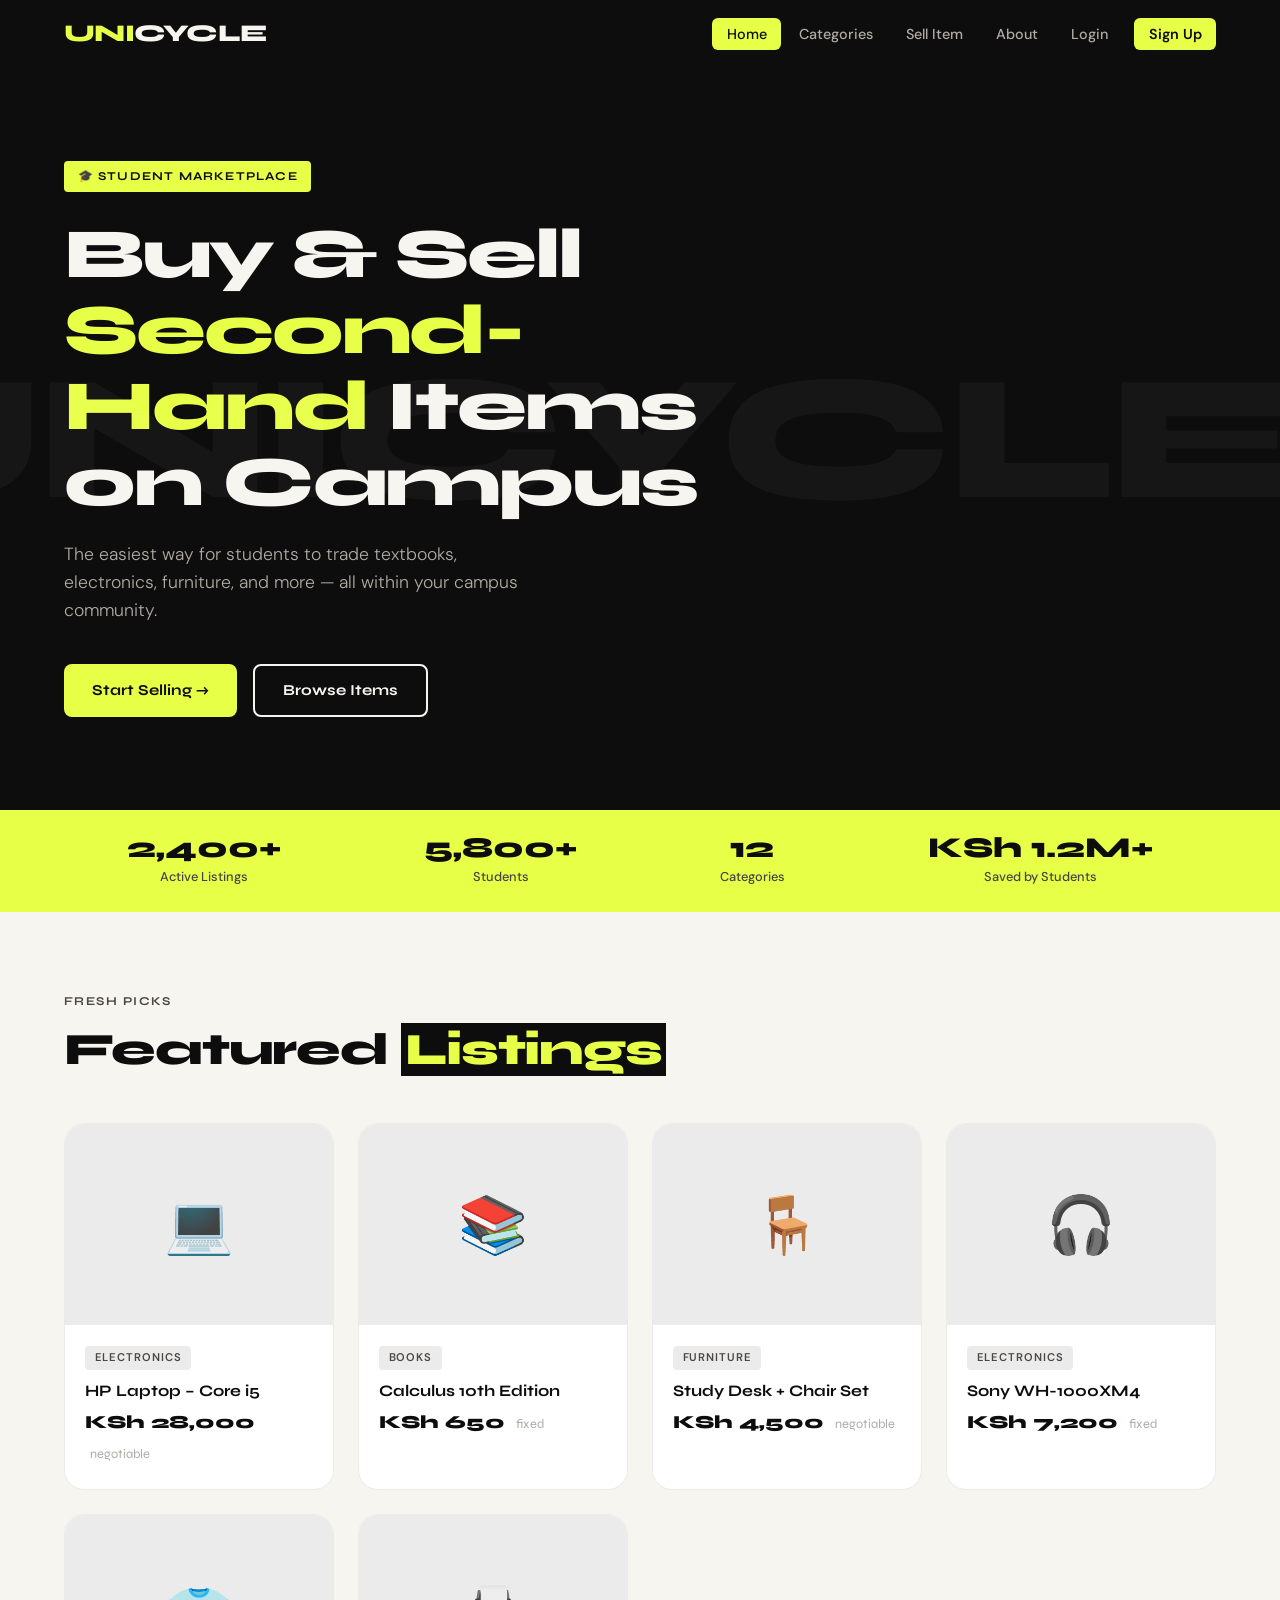
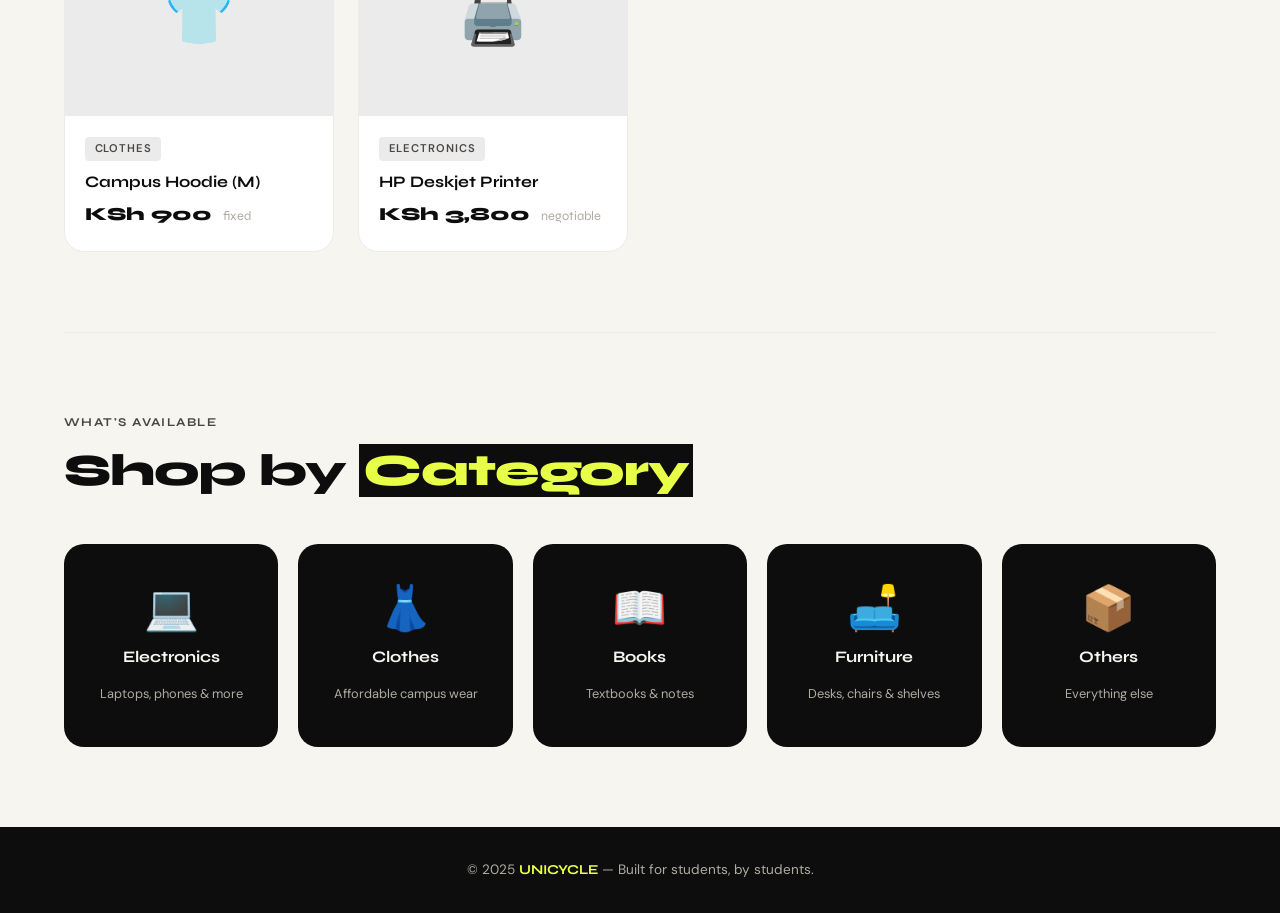
<file: index.html>
<!DOCTYPE html>
<html lang="en">
<head>
  <meta charset="UTF-8" />
  <meta name="viewport" content="width=device-width, initial-scale=1.0" />
  <title>UNICYCLE – Campus Marketplace</title>
  <link rel="stylesheet" href="style.css" />
</head>
<body>

  <!-- NAVBAR -->
  <nav>
    <a class="nav-logo" href="index.html">UNI<span>CYCLE</span></a>
    <ul class="nav-links">
      <li><a href="index.html" class="active">Home</a></li>
      <li><a href="categories.html">Categories</a></li>
      <li><a href="sell.html">Sell Item</a></li>
      <li><a href="about.html">About</a></li>
      <li><a href="login.html">Login</a></li>
      <li><a href="signup.html" class="btn-nav">Sign Up</a></li>
    </ul>
  </nav>

  <!-- HERO -->
  <section class="hero">
    <div class="hero-inner">
      <div class="hero-tag">🎓 Student Marketplace</div>
      <h1>Buy &amp; Sell <em>Second-Hand</em> Items on Campus</h1>
      <p>The easiest way for students to trade textbooks, electronics, furniture, and more — all within your campus community.</p>
      <div class="hero-cta">
        <a href="sell.html" class="btn btn-primary">Start Selling →</a>
        <a href="categories.html" class="btn btn-outline">Browse Items</a>
      </div>
    </div>
  </section>

  <!-- STATS BAR -->
  <div class="stats-bar">
    <div class="stat"><strong>2,400+</strong><span>Active Listings</span></div>
    <div class="stat"><strong>5,800+</strong><span>Students</span></div>
    <div class="stat"><strong>12</strong><span>Categories</span></div>
    <div class="stat"><strong>KSh 1.2M+</strong><span>Saved by Students</span></div>
  </div>

  <!-- FEATURED ITEMS -->
  <section class="section">
    <div class="section-label">Fresh Picks</div>
    <h2 class="section-title">Featured <span>Listings</span></h2>
    <div class="items-grid">

      <div class="item-card">
        <div class="item-card-img">💻</div>
        <div class="item-card-body">
          <span class="item-badge">Electronics</span>
          <h3>HP Laptop – Core i5</h3>
          <div class="price">KSh 28,000 <span>negotiable</span></div>
        </div>
      </div>

      <div class="item-card">
        <div class="item-card-img">📚</div>
        <div class="item-card-body">
          <span class="item-badge">Books</span>
          <h3>Calculus 10th Edition</h3>
          <div class="price">KSh 650 <span>fixed</span></div>
        </div>
      </div>

      <div class="item-card">
        <div class="item-card-img">🪑</div>
        <div class="item-card-body">
          <span class="item-badge">Furniture</span>
          <h3>Study Desk + Chair Set</h3>
          <div class="price">KSh 4,500 <span>negotiable</span></div>
        </div>
      </div>

      <div class="item-card">
        <div class="item-card-img">🎧</div>
        <div class="item-card-body">
          <span class="item-badge">Electronics</span>
          <h3>Sony WH-1000XM4</h3>
          <div class="price">KSh 7,200 <span>fixed</span></div>
        </div>
      </div>

      <div class="item-card">
        <div class="item-card-img">👕</div>
        <div class="item-card-body">
          <span class="item-badge">Clothes</span>
          <h3>Campus Hoodie (M)</h3>
          <div class="price">KSh 900 <span>fixed</span></div>
        </div>
      </div>

      <div class="item-card">
        <div class="item-card-img">🖨️</div>
        <div class="item-card-body">
          <span class="item-badge">Electronics</span>
          <h3>HP Deskjet Printer</h3>
          <div class="price">KSh 3,800 <span>negotiable</span></div>
        </div>
      </div>

    </div>
  </section>

  <div class="divider"></div>

  <!-- CATEGORIES PROMO -->
  <section class="section">
    <div class="section-label">What's Available</div>
    <h2 class="section-title">Shop by <span>Category</span></h2>
    <div class="cat-grid">
      <a class="cat-card" href="categories.html">
        <div class="cat-icon">💻</div>
        <h3>Electronics</h3>
        <p>Laptops, phones &amp; more</p>
      </a>
      <a class="cat-card" href="categories.html">
        <div class="cat-icon">👗</div>
        <h3>Clothes</h3>
        <p>Affordable campus wear</p>
      </a>
      <a class="cat-card" href="categories.html">
        <div class="cat-icon">📖</div>
        <h3>Books</h3>
        <p>Textbooks &amp; notes</p>
      </a>
      <a class="cat-card" href="categories.html">
        <div class="cat-icon">🛋️</div>
        <h3>Furniture</h3>
        <p>Desks, chairs &amp; shelves</p>
      </a>
      <a class="cat-card" href="categories.html">
        <div class="cat-icon">📦</div>
        <h3>Others</h3>
        <p>Everything else</p>
      </a>
    </div>
  </section>

  <!-- FOOTER -->
  <footer>
    <p>© 2025 <strong>UNICYCLE</strong> — Built for students, by students.</p>
  </footer>

</body>
</html>
</file>
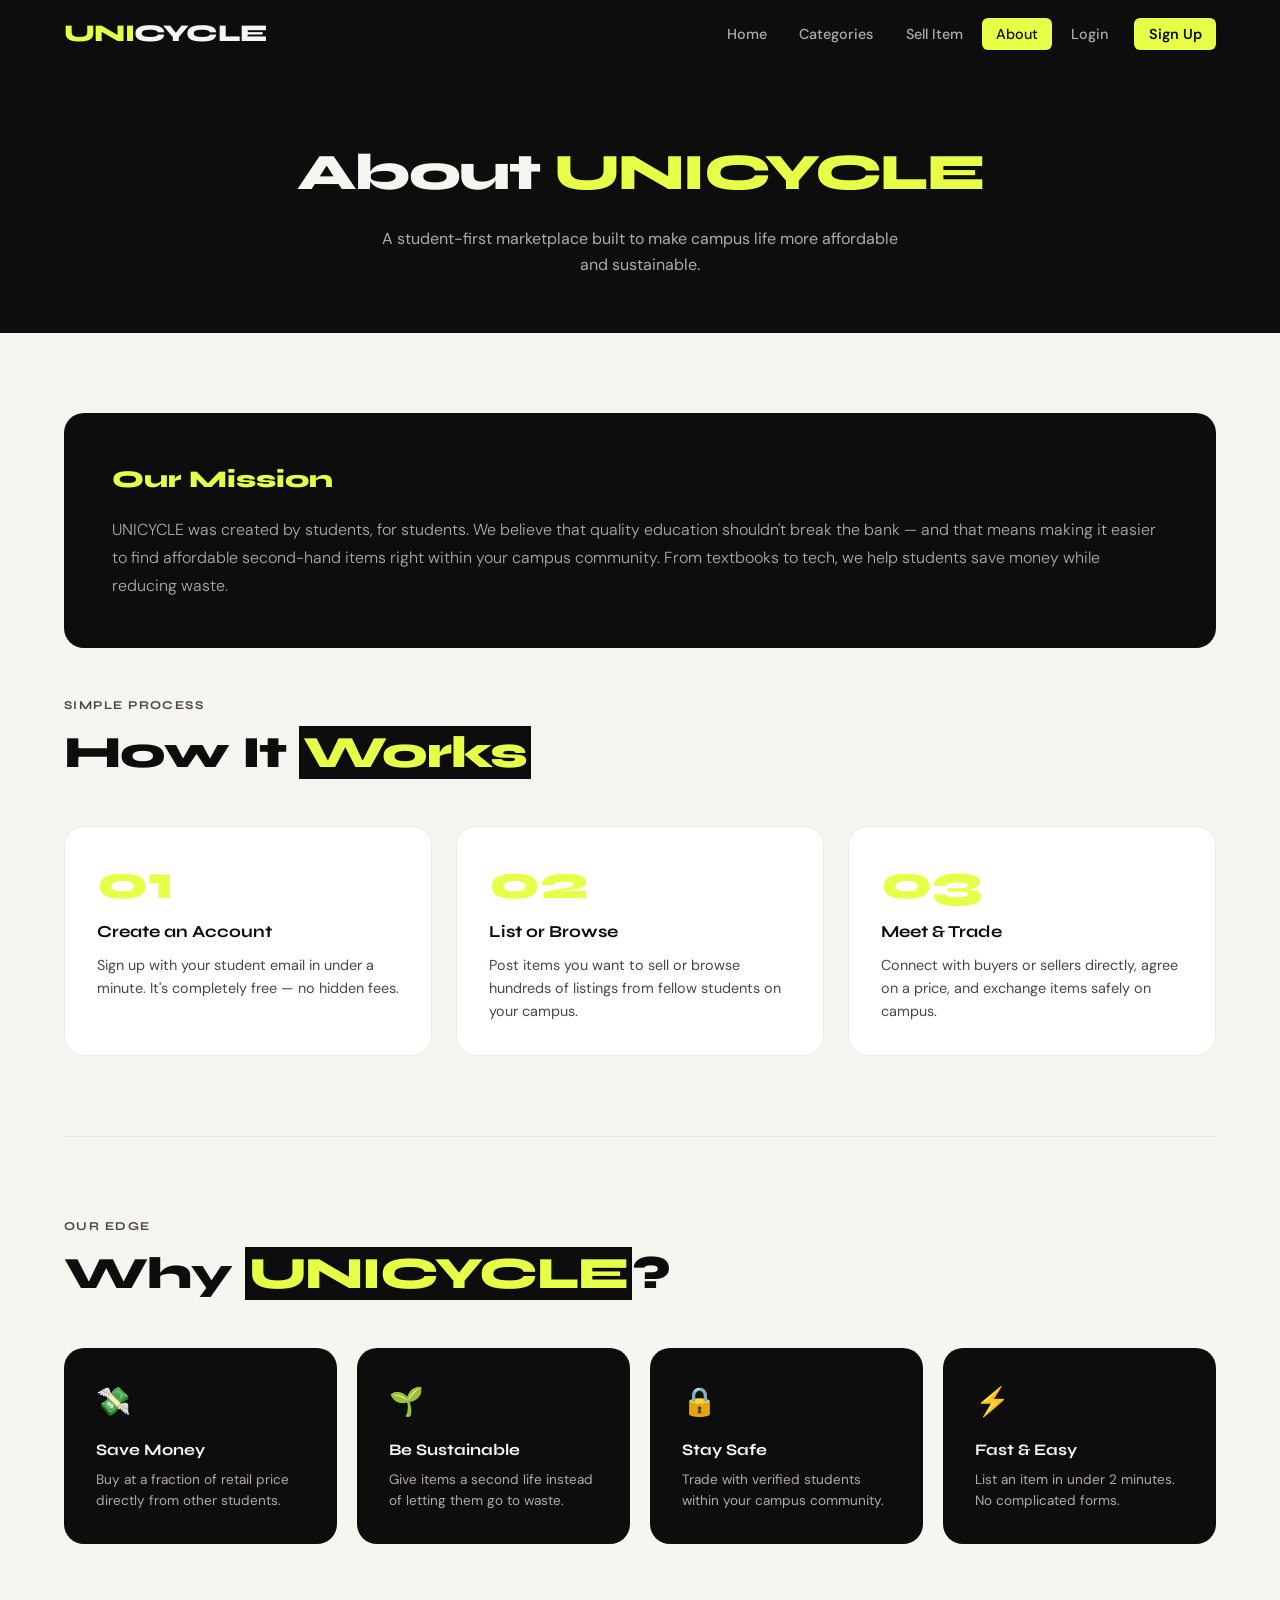
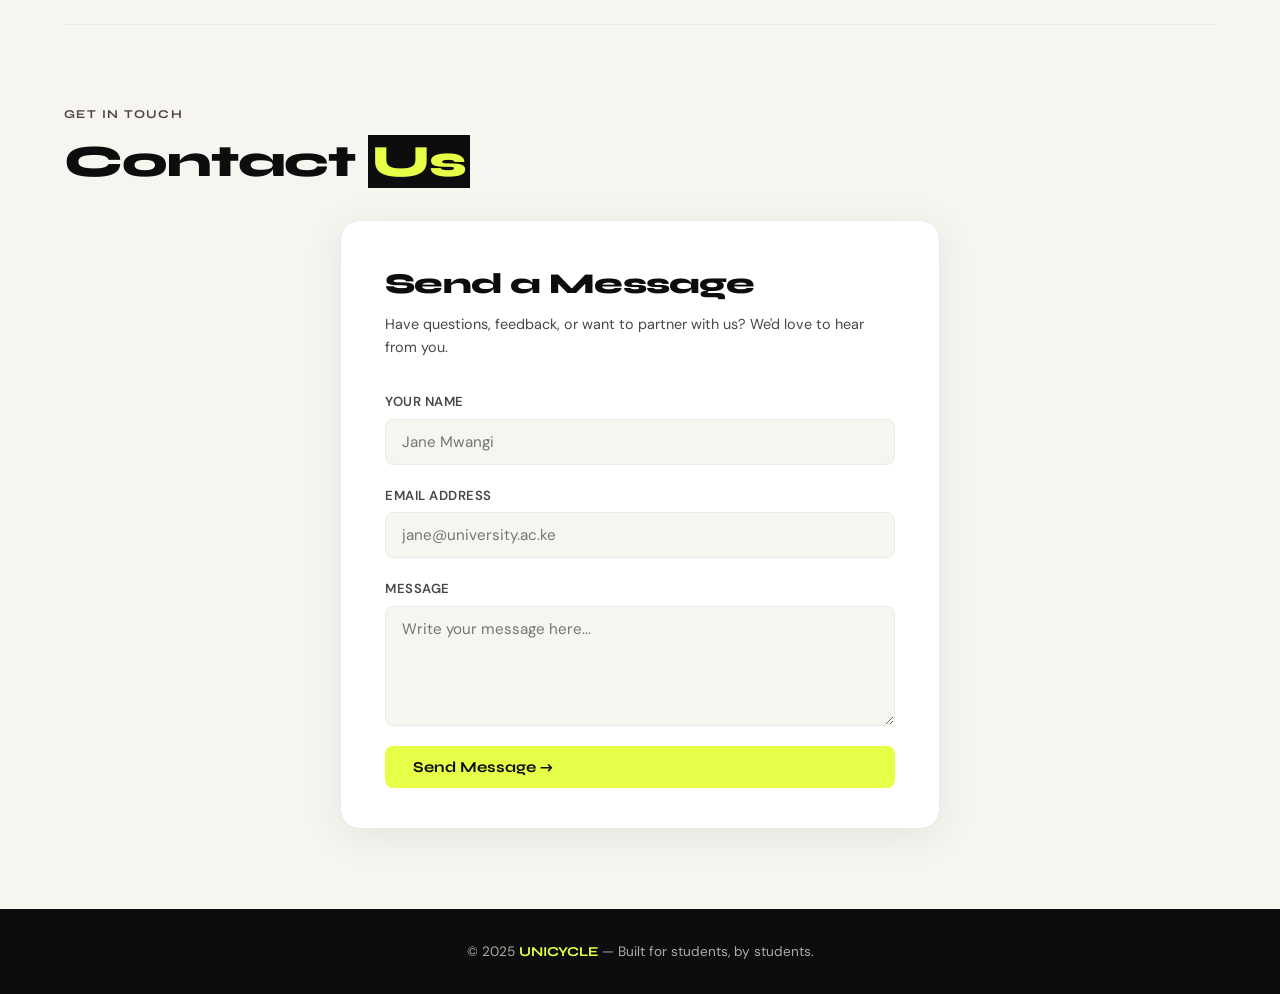
<file: about.html>
<!DOCTYPE html>
<html lang="en">
<head>
  <meta charset="UTF-8" />
  <meta name="viewport" content="width=device-width, initial-scale=1.0" />
  <title>About – UNICYCLE</title>
  <link rel="stylesheet" href="style.css" />
</head>
<body>

  <nav>
    <a class="nav-logo" href="index.html">UNI<span>CYCLE</span></a>
    <ul class="nav-links">
      <li><a href="index.html">Home</a></li>
      <li><a href="categories.html">Categories</a></li>
      <li><a href="sell.html">Sell Item</a></li>
      <li><a href="about.html" class="active">About</a></li>
      <li><a href="login.html">Login</a></li>
      <li><a href="signup.html" class="btn-nav">Sign Up</a></li>
    </ul>
  </nav>

  <div class="page-hero">
    <h1>About <em>UNICYCLE</em></h1>
    <p>A student-first marketplace built to make campus life more affordable and sustainable.</p>
  </div>

  <!-- ABOUT + MISSION -->
  <section class="section">
    <div class="about-mission">
      <h2>Our Mission</h2>
      <p>UNICYCLE was created by students, for students. We believe that quality education shouldn't break the bank — and that means making it easier to find affordable second-hand items right within your campus community. From textbooks to tech, we help students save money while reducing waste.</p>
    </div>

    <!-- HOW IT WORKS -->
    <div class="section-label">Simple Process</div>
    <h2 class="section-title">How It <span>Works</span></h2>
    <div class="steps">
      <div class="step">
        <div class="step-num">01</div>
        <h3>Create an Account</h3>
        <p>Sign up with your student email in under a minute. It's completely free — no hidden fees.</p>
      </div>
      <div class="step">
        <div class="step-num">02</div>
        <h3>List or Browse</h3>
        <p>Post items you want to sell or browse hundreds of listings from fellow students on your campus.</p>
      </div>
      <div class="step">
        <div class="step-num">03</div>
        <h3>Meet &amp; Trade</h3>
        <p>Connect with buyers or sellers directly, agree on a price, and exchange items safely on campus.</p>
      </div>
    </div>
  </section>

  <div class="divider"></div>

  <!-- WHY UNICYCLE -->
  <section class="section">
    <div class="section-label">Our Edge</div>
    <h2 class="section-title">Why <span>UNICYCLE</span>?</h2>
    <div class="why-grid">
      <div class="why-card">
        <div class="why-icon">💸</div>
        <h4>Save Money</h4>
        <p>Buy at a fraction of retail price directly from other students.</p>
      </div>
      <div class="why-card">
        <div class="why-icon">🌱</div>
        <h4>Be Sustainable</h4>
        <p>Give items a second life instead of letting them go to waste.</p>
      </div>
      <div class="why-card">
        <div class="why-icon">🔒</div>
        <h4>Stay Safe</h4>
        <p>Trade with verified students within your campus community.</p>
      </div>
      <div class="why-card">
        <div class="why-icon">⚡</div>
        <h4>Fast & Easy</h4>
        <p>List an item in under 2 minutes. No complicated forms.</p>
      </div>
    </div>
  </section>

  <div class="divider"></div>

  <!-- CONTACT FORM -->
  <section class="section">
    <div class="section-label">Get In Touch</div>
    <h2 class="section-title" style="margin-bottom:2rem;">Contact <span>Us</span></h2>
    <div class="form-wrap" style="max-width:600px; margin:0 auto;">
      <h2>Send a Message</h2>
      <p class="sub">Have questions, feedback, or want to partner with us? We'd love to hear from you.</p>
      <div class="form-group">
        <label for="c-name">Your Name</label>
        <input type="text" id="c-name" placeholder="Jane Mwangi" />
      </div>
      <div class="form-group">
        <label for="c-email">Email Address</label>
        <input type="email" id="c-email" placeholder="jane@university.ac.ke" />
      </div>
      <div class="form-group">
        <label for="c-msg">Message</label>
        <textarea id="c-msg" placeholder="Write your message here..."></textarea>
      </div>
      <button class="btn btn-primary" style="width:100%;">Send Message →</button>
    </div>
  </section>

  <footer>
    <p>© 2025 <strong>UNICYCLE</strong> — Built for students, by students.</p>
  </footer>

</body>
</html>
</file>
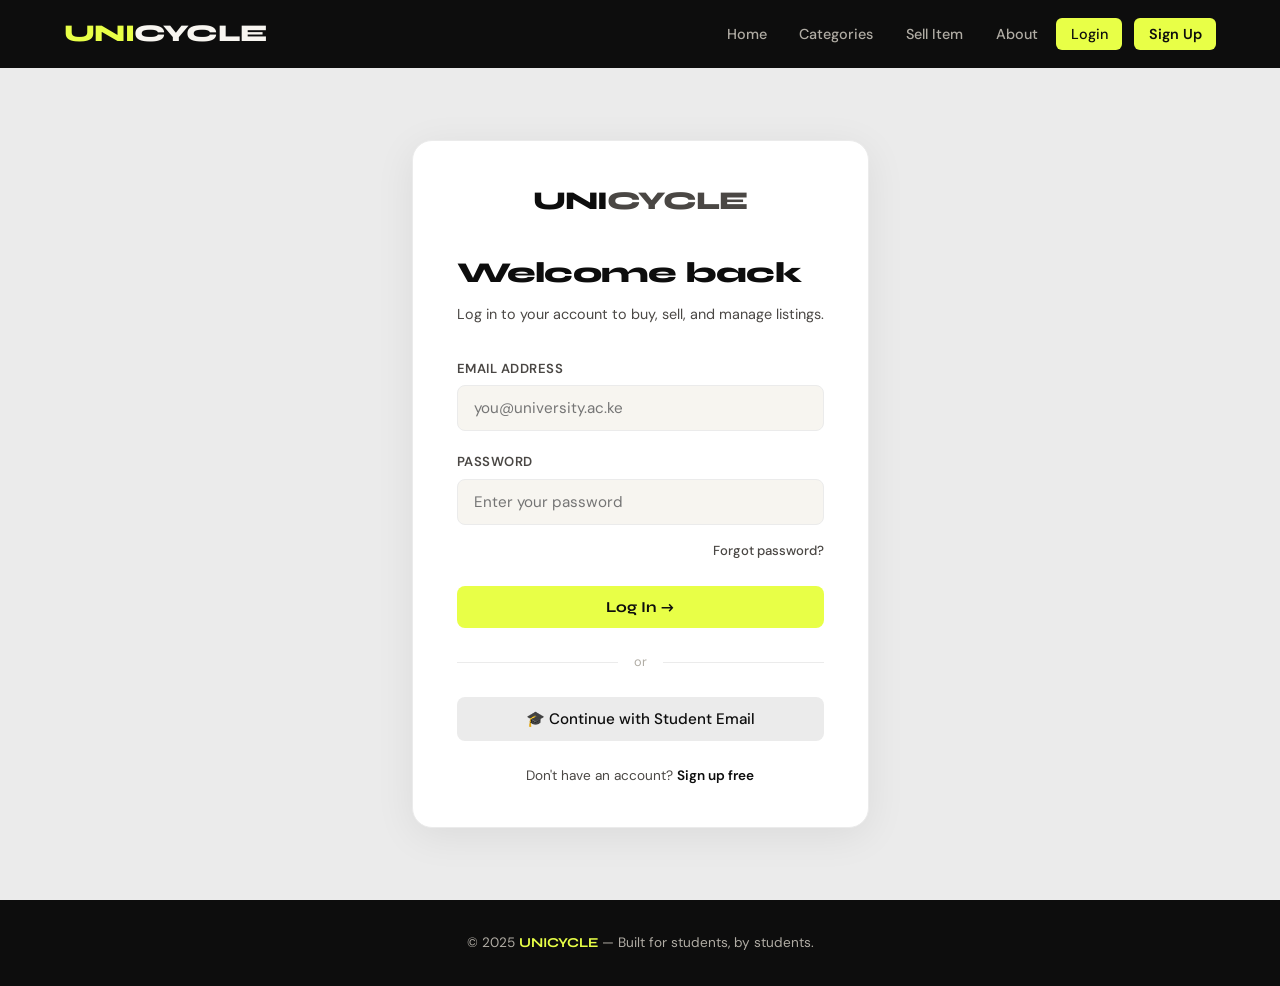
<file: login.html>
<!DOCTYPE html>
<html lang="en">
<head>
  <meta charset="UTF-8" />
  <meta name="viewport" content="width=device-width, initial-scale=1.0" />
  <title>Login – UNICYCLE</title>
  <link rel="stylesheet" href="style.css" />
</head>
<body>

  <nav>
    <a class="nav-logo" href="index.html">UNI<span>CYCLE</span></a>
    <ul class="nav-links">
      <li><a href="index.html">Home</a></li>
      <li><a href="categories.html">Categories</a></li>
      <li><a href="sell.html">Sell Item</a></li>
      <li><a href="about.html">About</a></li>
      <li><a href="login.html" class="active">Login</a></li>
      <li><a href="signup.html" class="btn-nav">Sign Up</a></li>
    </ul>
  </nav>

  <div class="auth-bg">
    <div class="form-wrap">

      <div style="text-align:center; margin-bottom:1.75rem;">
        <a href="index.html" style="font-family:'Syne',sans-serif; font-weight:800; font-size:1.6rem; color:var(--black); text-decoration:none; letter-spacing:-0.03em;">
          UNI<span style="color:var(--grey-dark);">CYCLE</span>
        </a>
      </div>

      <h2>Welcome back</h2>
      <p class="sub">Log in to your account to buy, sell, and manage listings.</p>

      <div class="form-group">
        <label for="l-email">Email Address</label>
        <input type="email" id="l-email" placeholder="you@university.ac.ke" />
      </div>

      <div class="form-group">
        <label for="l-pass">Password</label>
        <input type="password" id="l-pass" placeholder="Enter your password" />
      </div>

      <div style="text-align:right; margin-top:-0.5rem; margin-bottom:1.5rem;">
        <a href="#" style="font-size:0.82rem; color:var(--grey-dark); text-decoration:none; font-weight:500;">Forgot password?</a>
      </div>

      <button class="btn btn-primary" style="width:100%; justify-content:center;">
        Log In →
      </button>

      <div style="display:flex; align-items:center; gap:1rem; margin:1.5rem 0;">
        <div style="flex:1; height:1px; background:var(--grey-light);"></div>
        <span style="font-size:0.8rem; color:var(--grey-mid);">or</span>
        <div style="flex:1; height:1px; background:var(--grey-light);"></div>
      </div>

      <button class="btn" style="width:100%; justify-content:center; background:var(--grey-light); color:var(--black); font-family:'DM Sans',sans-serif; font-weight:500;">
        🎓 Continue with Student Email
      </button>

      <p class="form-footer" style="margin-top:1.5rem;">
        Don't have an account? <a href="signup.html">Sign up free</a>
      </p>
    </div>
  </div>

  <footer>
    <p>© 2025 <strong>UNICYCLE</strong> — Built for students, by students.</p>
  </footer>

</body>
</html>
</file>
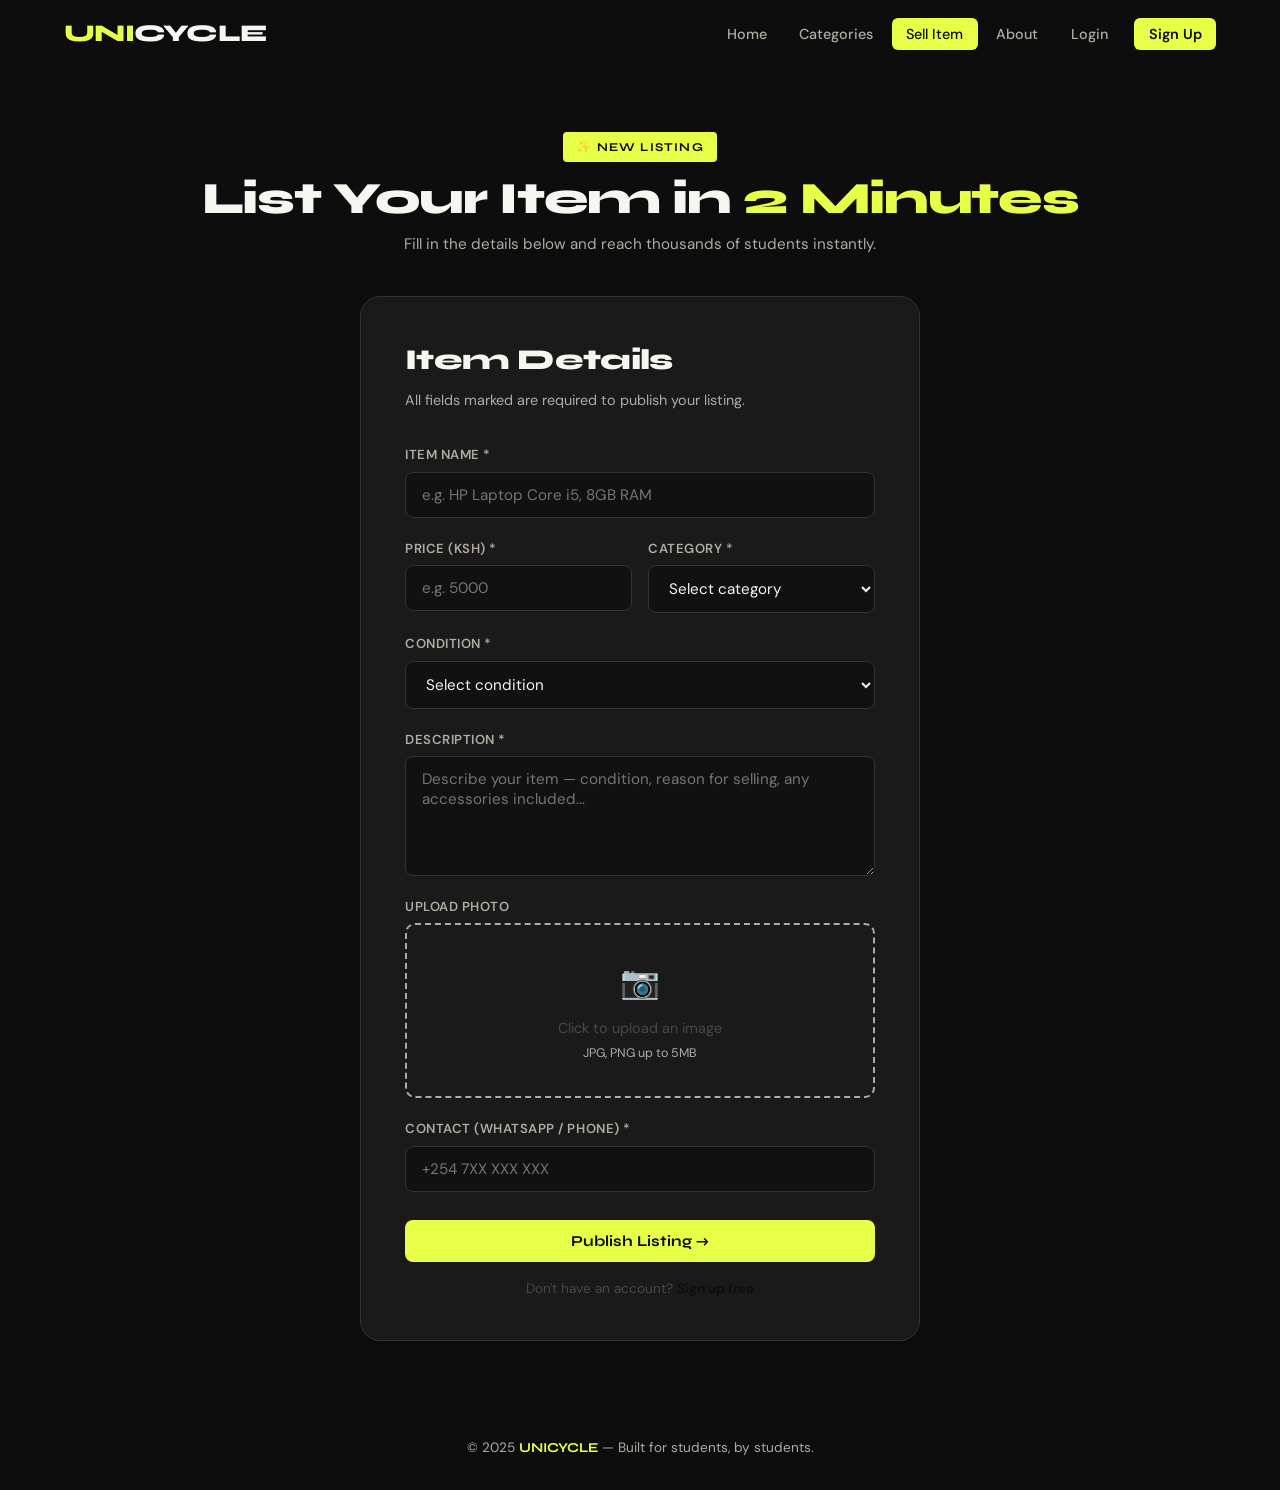
<file: sell.html>
<!DOCTYPE html>
<html lang="en">
<head>
  <meta charset="UTF-8" />
  <meta name="viewport" content="width=device-width, initial-scale=1.0" />
  <title>Sell Item – UNICYCLE</title>
  <link rel="stylesheet" href="style.css" />
</head>
<body>

  <nav>
    <a class="nav-logo" href="index.html">UNI<span>CYCLE</span></a>
    <ul class="nav-links">
      <li><a href="index.html">Home</a></li>
      <li><a href="categories.html">Categories</a></li>
      <li><a href="sell.html" class="active">Sell Item</a></li>
      <li><a href="about.html">About</a></li>
      <li><a href="login.html">Login</a></li>
      <li><a href="signup.html" class="btn-nav">Sign Up</a></li>
    </ul>
  </nav>

  <div class="sell-bg">

    <div style="text-align:center; margin-bottom:2.5rem;">
      <div class="hero-tag" style="margin-bottom:0.75rem;">✨ New Listing</div>
      <h1 style="font-family:'Syne',sans-serif; font-weight:800; font-size:clamp(1.8rem,3.5vw,2.8rem); color:var(--white); letter-spacing:-0.03em; line-height:1.1;">
        List Your Item in <span style="color:var(--accent);">2 Minutes</span>
      </h1>
      <p style="color:var(--grey-mid); margin-top:0.5rem; font-size:0.95rem;">Fill in the details below and reach thousands of students instantly.</p>
    </div>

    <div class="form-wrap" style="width:100%; max-width:560px;">
      <h2>Item Details</h2>
      <p class="sub">All fields marked are required to publish your listing.</p>

      <div class="form-group">
        <label for="item-name">Item Name *</label>
        <input type="text" id="item-name" placeholder="e.g. HP Laptop Core i5, 8GB RAM" />
      </div>

      <div style="display:flex; gap:1rem; flex-wrap:wrap;">
        <div class="form-group" style="flex:1; min-width:140px;">
          <label for="item-price">Price (KSh) *</label>
          <input type="number" id="item-price" placeholder="e.g. 5000" min="0" />
        </div>
        <div class="form-group" style="flex:1; min-width:140px;">
          <label for="item-cat">Category *</label>
          <select id="item-cat">
            <option value="" disabled selected>Select category</option>
            <option>Electronics</option>
            <option>Books</option>
            <option>Clothes</option>
            <option>Furniture</option>
            <option>Others</option>
          </select>
        </div>
      </div>

      <div class="form-group">
        <label for="item-condition">Condition *</label>
        <select id="item-condition">
          <option value="" disabled selected>Select condition</option>
          <option>Brand New</option>
          <option>Like New</option>
          <option>Good</option>
          <option>Fair</option>
          <option>For Parts</option>
        </select>
      </div>

      <div class="form-group">
        <label for="item-desc">Description *</label>
        <textarea id="item-desc" placeholder="Describe your item — condition, reason for selling, any accessories included..."></textarea>
      </div>

      <div class="form-group">
        <label>Upload Photo</label>
        <div class="file-upload-area" onclick="document.getElementById('item-img').click()">
          <div class="upload-icon">📷</div>
          <p>Click to upload an image</p>
          <p style="font-size:0.78rem; color:var(--grey-mid); margin-top:0.3rem;">JPG, PNG up to 5MB</p>
          <input type="file" id="item-img" accept="image/*" style="display:none" />
        </div>
      </div>

      <div class="form-group">
        <label for="item-contact">Contact (WhatsApp / Phone) *</label>
        <input type="tel" id="item-contact" placeholder="+254 7XX XXX XXX" />
      </div>

      <button class="btn btn-primary" style="width:100%; margin-top:0.5rem; justify-content:center;">
        Publish Listing →
      </button>

      <p class="form-footer" style="margin-top:1rem;">
        Don't have an account? <a href="signup.html">Sign up free</a>
      </p>
    </div>
  </div>

  <footer>
    <p>© 2025 <strong>UNICYCLE</strong> — Built for students, by students.</p>
  </footer>

</body>
</html>
</file>
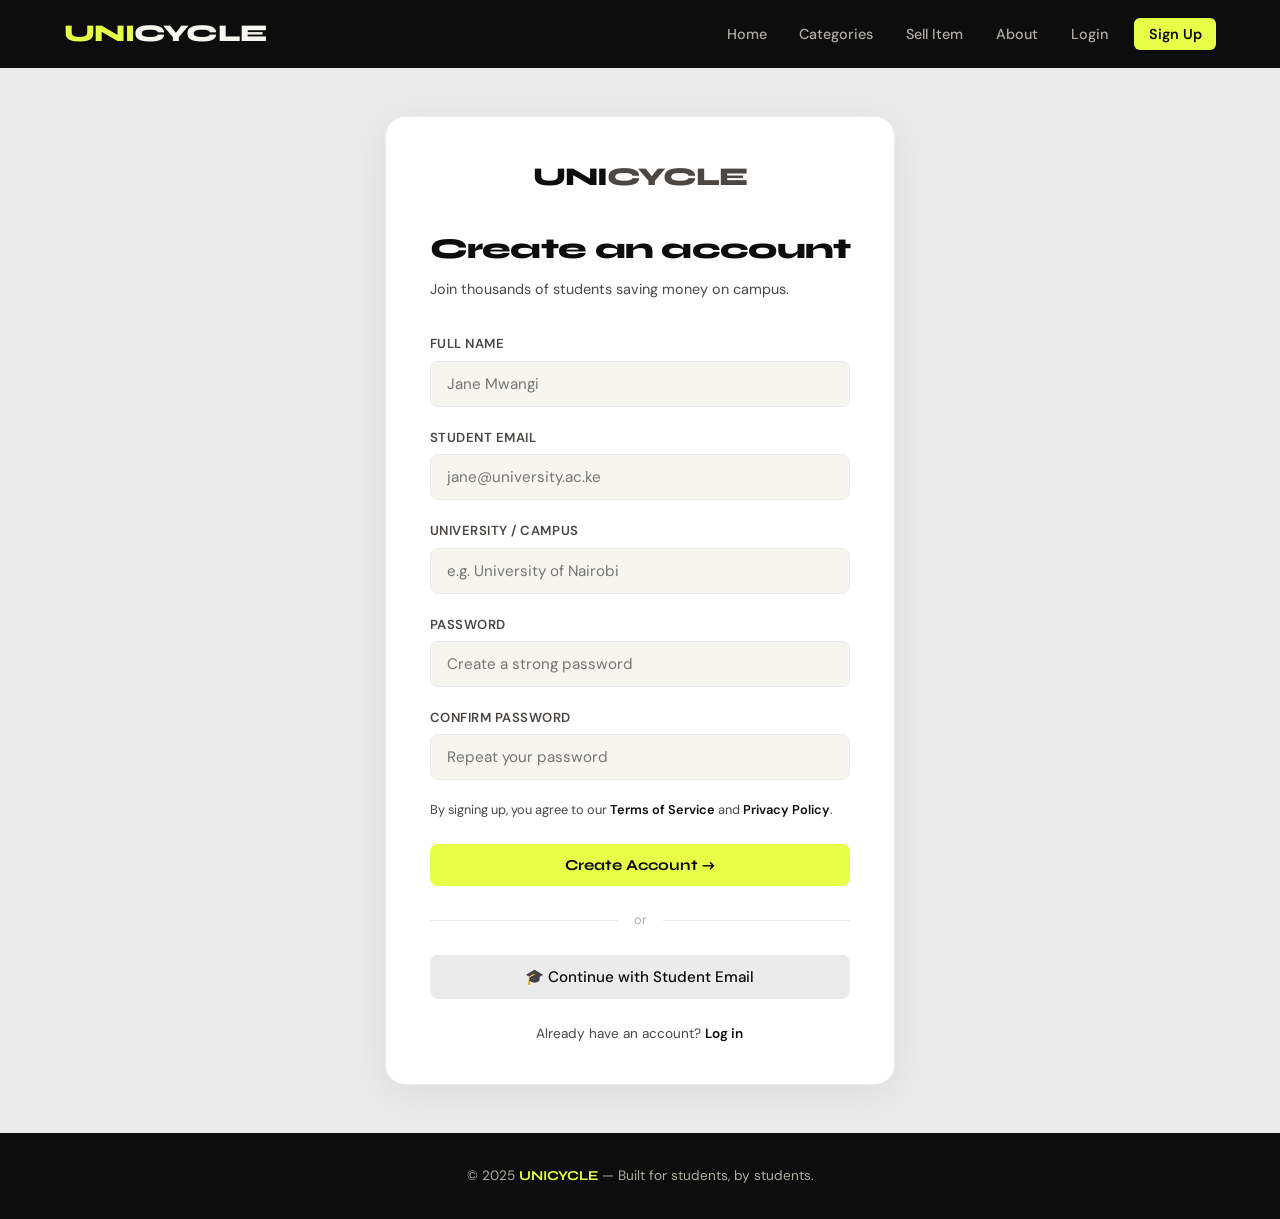
<file: signup.html>
<!DOCTYPE html>
<html lang="en">
<head>
  <meta charset="UTF-8" />
  <meta name="viewport" content="width=device-width, initial-scale=1.0" />
  <title>Sign Up – UNICYCLE</title>
  <link rel="stylesheet" href="style.css" />
</head>
<body>

  <nav>
    <a class="nav-logo" href="index.html">UNI<span>CYCLE</span></a>
    <ul class="nav-links">
      <li><a href="index.html">Home</a></li>
      <li><a href="categories.html">Categories</a></li>
      <li><a href="sell.html">Sell Item</a></li>
      <li><a href="about.html">About</a></li>
      <li><a href="login.html">Login</a></li>
      <li><a href="signup.html" class="btn-nav active">Sign Up</a></li>
    </ul>
  </nav>

  <div class="auth-bg">
    <div class="form-wrap">

      <div style="text-align:center; margin-bottom:1.75rem;">
        <a href="index.html" style="font-family:'Syne',sans-serif; font-weight:800; font-size:1.6rem; color:var(--black); text-decoration:none; letter-spacing:-0.03em;">
          UNI<span style="color:var(--grey-dark);">CYCLE</span>
        </a>
      </div>

      <h2>Create an account</h2>
      <p class="sub">Join thousands of students saving money on campus.</p>

      <div class="form-group">
        <label for="s-name">Full Name</label>
        <input type="text" id="s-name" placeholder="Jane Mwangi" />
      </div>

      <div class="form-group">
        <label for="s-email">Student Email</label>
        <input type="email" id="s-email" placeholder="jane@university.ac.ke" />
      </div>

      <div class="form-group">
        <label for="s-uni">University / Campus</label>
        <input type="text" id="s-uni" placeholder="e.g. University of Nairobi" />
      </div>

      <div class="form-group">
        <label for="s-pass">Password</label>
        <input type="password" id="s-pass" placeholder="Create a strong password" />
      </div>

      <div class="form-group">
        <label for="s-confirm">Confirm Password</label>
        <input type="password" id="s-confirm" placeholder="Repeat your password" />
      </div>

      <div style="font-size:0.8rem; color:var(--grey-dark); margin-bottom:1.5rem; line-height:1.55;">
        By signing up, you agree to our <a href="#" style="color:var(--black); font-weight:600; text-decoration:none;">Terms of Service</a> and <a href="#" style="color:var(--black); font-weight:600; text-decoration:none;">Privacy Policy</a>.
      </div>

      <button class="btn btn-primary" style="width:100%; justify-content:center;">
        Create Account →
      </button>

      <div style="display:flex; align-items:center; gap:1rem; margin:1.5rem 0;">
        <div style="flex:1; height:1px; background:var(--grey-light);"></div>
        <span style="font-size:0.8rem; color:var(--grey-mid);">or</span>
        <div style="flex:1; height:1px; background:var(--grey-light);"></div>
      </div>

      <button class="btn" style="width:100%; justify-content:center; background:var(--grey-light); color:var(--black); font-family:'DM Sans',sans-serif; font-weight:500;">
        🎓 Continue with Student Email
      </button>

      <p class="form-footer" style="margin-top:1.5rem;">
        Already have an account? <a href="login.html">Log in</a>
      </p>
    </div>
  </div>

  <footer>
    <p>© 2025 <strong>UNICYCLE</strong> — Built for students, by students.</p>
  </footer>

</body>
</html>
</file>
<file: style.css>
@import url('https://fonts.googleapis.com/css2?family=Syne:wght@400;600;700;800&family=DM+Sans:ital,opsz,wght@0,9..40,300;0,9..40,400;0,9..40,500;1,9..40,300&display=swap');

:root {
  --black: #0d0d0d;
  --white: #f7f5f0;
  --grey-light: #ebebeb;
  --grey-mid: #b0aca4;
  --grey-dark: #4a4744;
  --accent: #e8ff47;
  --accent-dark: #c8df00;
  --card-bg: #ffffff;
  --radius: 12px;
  --radius-lg: 20px;
  --nav-h: 68px;
}

*, *::before, *::after { box-sizing: border-box; margin: 0; padding: 0; }

html { scroll-behavior: smooth; }

body {
  font-family: 'DM Sans', sans-serif;
  background: var(--white);
  color: var(--black);
  font-size: 16px;
  line-height: 1.6;
  min-height: 100vh;
}

/* ── NAV ── */
nav {
  position: sticky;
  top: 0;
  z-index: 100;
  background: var(--black);
  height: var(--nav-h);
  display: flex;
  align-items: center;
  padding: 0 5vw;
  gap: 2rem;
}

.nav-logo {
  font-family: 'Syne', sans-serif;
  font-weight: 800;
  font-size: 1.5rem;
  color: var(--accent);
  text-decoration: none;
  letter-spacing: -0.03em;
  flex-shrink: 0;
}

.nav-logo span { color: var(--white); }

.nav-links {
  display: flex;
  align-items: center;
  gap: 0.25rem;
  margin-left: auto;
  list-style: none;
  flex-wrap: wrap;
}

.nav-links a {
  font-family: 'DM Sans', sans-serif;
  font-size: 0.9rem;
  font-weight: 500;
  color: var(--grey-mid);
  text-decoration: none;
  padding: 0.45rem 0.9rem;
  border-radius: 6px;
  transition: color 0.2s, background 0.2s;
}

.nav-links a:hover { color: var(--white); background: rgba(255,255,255,0.08); }
.nav-links a.active { color: var(--black); background: var(--accent); }

.nav-links .btn-nav {
  color: var(--black);
  background: var(--accent);
  font-weight: 600;
  margin-left: 0.5rem;
}
.nav-links .btn-nav:hover { background: var(--accent-dark); color: var(--black); }

/* ── BUTTONS ── */
.btn {
  display: inline-flex;
  align-items: center;
  gap: 0.5rem;
  font-family: 'Syne', sans-serif;
  font-weight: 700;
  font-size: 0.95rem;
  padding: 0.75rem 1.75rem;
  border-radius: 8px;
  border: none;
  cursor: pointer;
  text-decoration: none;
  transition: transform 0.15s, box-shadow 0.15s, background 0.15s;
}

.btn-primary {
  background: var(--accent);
  color: var(--black);
}
.btn-primary:hover { background: var(--accent-dark); transform: translateY(-2px); box-shadow: 0 6px 20px rgba(232,255,71,0.35); }

.btn-outline {
  background: transparent;
  color: var(--white);
  border: 2px solid var(--white);
}
.btn-outline:hover { background: var(--white); color: var(--black); transform: translateY(-2px); }

.btn-dark {
  background: var(--black);
  color: var(--accent);
}
.btn-dark:hover { background: #222; transform: translateY(-2px); }

/* ── HERO ── */
.hero {
  min-height: calc(90vh - var(--nav-h));
  background: var(--black);
  display: flex;
  align-items: center;
  padding: 5rem 5vw;
  position: relative;
  overflow: hidden;
}

.hero::before {
  content: 'UNICYCLE';
  position: absolute;
  right: -2vw;
  top: 50%;
  transform: translateY(-50%);
  font-family: 'Syne', sans-serif;
  font-weight: 800;
  font-size: clamp(6rem, 14vw, 16rem);
  color: rgba(255,255,255,0.04);
  white-space: nowrap;
  pointer-events: none;
  letter-spacing: -0.04em;
}

.hero-inner { max-width: 680px; }

.hero-tag {
  display: inline-block;
  background: var(--accent);
  color: var(--black);
  font-family: 'Syne', sans-serif;
  font-weight: 700;
  font-size: 0.75rem;
  letter-spacing: 0.1em;
  text-transform: uppercase;
  padding: 0.35rem 0.85rem;
  border-radius: 4px;
  margin-bottom: 1.5rem;
}

.hero h1 {
  font-family: 'Syne', sans-serif;
  font-weight: 800;
  font-size: clamp(2.4rem, 5.5vw, 4.5rem);
  color: var(--white);
  line-height: 1.08;
  letter-spacing: -0.03em;
  margin-bottom: 1.25rem;
}

.hero h1 em {
  font-style: normal;
  color: var(--accent);
}

.hero p {
  color: var(--grey-mid);
  font-size: 1.1rem;
  max-width: 480px;
  margin-bottom: 2.5rem;
  font-weight: 300;
}

.hero-cta { display: flex; gap: 1rem; flex-wrap: wrap; }

/* ── SECTION SHELL ── */
.section {
  padding: 5rem 5vw;
}

.section-label {
  font-family: 'Syne', sans-serif;
  font-size: 0.75rem;
  font-weight: 700;
  letter-spacing: 0.12em;
  text-transform: uppercase;
  color: var(--grey-dark);
  margin-bottom: 0.75rem;
}

.section-title {
  font-family: 'Syne', sans-serif;
  font-weight: 800;
  font-size: clamp(1.8rem, 3.5vw, 2.8rem);
  letter-spacing: -0.025em;
  margin-bottom: 3rem;
  line-height: 1.15;
}

.section-title span { color: var(--accent); background: var(--black); padding: 0 0.25rem; }

/* ── ITEM CARDS ── */
.items-grid {
  display: grid;
  grid-template-columns: repeat(auto-fill, minmax(240px, 1fr));
  gap: 1.5rem;
}

.item-card {
  background: var(--card-bg);
  border-radius: var(--radius-lg);
  overflow: hidden;
  border: 1.5px solid var(--grey-light);
  transition: transform 0.2s, box-shadow 0.2s, border-color 0.2s;
}

.item-card:hover {
  transform: translateY(-5px);
  box-shadow: 0 16px 40px rgba(0,0,0,0.1);
  border-color: var(--accent);
}

.item-card-img {
  width: 100%;
  aspect-ratio: 4/3;
  object-fit: cover;
  background: var(--grey-light);
  display: flex;
  align-items: center;
  justify-content: center;
  font-size: 3.5rem;
}

.item-card-body { padding: 1.1rem 1.25rem 1.4rem; }

.item-badge {
  display: inline-block;
  font-size: 0.7rem;
  font-weight: 600;
  letter-spacing: 0.08em;
  text-transform: uppercase;
  background: var(--grey-light);
  color: var(--grey-dark);
  padding: 0.2rem 0.6rem;
  border-radius: 4px;
  margin-bottom: 0.5rem;
}

.item-card h3 {
  font-family: 'Syne', sans-serif;
  font-weight: 700;
  font-size: 1rem;
  margin-bottom: 0.3rem;
}

.item-card .price {
  font-family: 'Syne', sans-serif;
  font-weight: 800;
  font-size: 1.15rem;
  color: var(--black);
}

.item-card .price span { font-size: 0.8rem; font-weight: 400; color: var(--grey-mid); margin-left: 0.3rem; }

/* ── CATEGORIES ── */
.cat-grid {
  display: grid;
  grid-template-columns: repeat(auto-fill, minmax(180px, 1fr));
  gap: 1.25rem;
}

.cat-card {
  background: var(--black);
  color: var(--white);
  border-radius: var(--radius-lg);
  padding: 2.5rem 1.5rem;
  text-align: center;
  text-decoration: none;
  display: flex;
  flex-direction: column;
  align-items: center;
  gap: 0.9rem;
  border: 2px solid transparent;
  transition: border-color 0.2s, transform 0.2s, background 0.2s;
}

.cat-card:hover {
  border-color: var(--accent);
  background: #1a1a1a;
  transform: translateY(-4px);
}

.cat-icon { font-size: 2.75rem; line-height: 1; }

.cat-card h3 {
  font-family: 'Syne', sans-serif;
  font-weight: 700;
  font-size: 1rem;
}

.cat-card p { font-size: 0.8rem; color: var(--grey-mid); }

/* ── HOW IT WORKS ── */
.steps { display: flex; gap: 1.5rem; flex-wrap: wrap; }

.step {
  flex: 1;
  min-width: 220px;
  background: var(--card-bg);
  border-radius: var(--radius-lg);
  padding: 2rem;
  border: 1.5px solid var(--grey-light);
  position: relative;
}

.step-num {
  font-family: 'Syne', sans-serif;
  font-weight: 800;
  font-size: 3rem;
  color: var(--accent);
  line-height: 1;
  margin-bottom: 0.75rem;
}

.step h3 {
  font-family: 'Syne', sans-serif;
  font-weight: 700;
  font-size: 1.05rem;
  margin-bottom: 0.5rem;
}

.step p { font-size: 0.9rem; color: var(--grey-dark); }

/* ── WHY SECTION ── */
.why-grid { display: grid; grid-template-columns: repeat(auto-fill, minmax(220px, 1fr)); gap: 1.25rem; }

.why-card {
  background: var(--black);
  color: var(--white);
  border-radius: var(--radius-lg);
  padding: 2rem;
}

.why-card .why-icon { font-size: 1.75rem; margin-bottom: 0.75rem; }

.why-card h4 {
  font-family: 'Syne', sans-serif;
  font-weight: 700;
  font-size: 1rem;
  margin-bottom: 0.4rem;
}

.why-card p { font-size: 0.85rem; color: var(--grey-mid); }

/* ── FORMS ── */
.form-wrap {
  max-width: 560px;
  margin: 0 auto;
  background: var(--card-bg);
  border-radius: var(--radius-lg);
  padding: 2.5rem 2.75rem;
  border: 1.5px solid var(--grey-light);
  box-shadow: 0 8px 40px rgba(0,0,0,0.07);
}

.form-wrap h2 {
  font-family: 'Syne', sans-serif;
  font-weight: 800;
  font-size: 1.8rem;
  letter-spacing: -0.025em;
  margin-bottom: 0.4rem;
}

.form-wrap p.sub { color: var(--grey-dark); margin-bottom: 2rem; font-size: 0.9rem; }

.form-group { display: flex; flex-direction: column; gap: 0.4rem; margin-bottom: 1.25rem; }

label {
  font-size: 0.82rem;
  font-weight: 600;
  letter-spacing: 0.04em;
  text-transform: uppercase;
  color: var(--grey-dark);
}

input, textarea, select {
  font-family: 'DM Sans', sans-serif;
  font-size: 0.95rem;
  padding: 0.75rem 1rem;
  border: 1.5px solid var(--grey-light);
  border-radius: 8px;
  background: var(--white);
  color: var(--black);
  width: 100%;
  transition: border-color 0.2s, box-shadow 0.2s;
  outline: none;
}

input:focus, textarea:focus, select:focus {
  border-color: var(--black);
  box-shadow: 0 0 0 3px rgba(232,255,71,0.35);
}

textarea { resize: vertical; min-height: 120px; }

.form-footer { margin-top: 0.75rem; text-align: center; font-size: 0.85rem; color: var(--grey-dark); }
.form-footer a { color: var(--black); font-weight: 600; text-decoration: none; }
.form-footer a:hover { color: var(--accent-dark); }

.file-upload-area {
  border: 2px dashed var(--grey-mid);
  border-radius: 10px;
  padding: 2rem;
  text-align: center;
  color: var(--grey-dark);
  font-size: 0.9rem;
  cursor: pointer;
  transition: border-color 0.2s, background 0.2s;
}

.file-upload-area:hover { border-color: var(--black); background: var(--grey-light); }
.file-upload-area .upload-icon { font-size: 2rem; margin-bottom: 0.5rem; }

/* ── PAGE HERO (inner pages) ── */
.page-hero {
  background: var(--black);
  padding: 4rem 5vw 3.5rem;
  text-align: center;
}

.page-hero h1 {
  font-family: 'Syne', sans-serif;
  font-weight: 800;
  font-size: clamp(2rem, 4vw, 3.5rem);
  color: var(--white);
  letter-spacing: -0.03em;
  margin-bottom: 0.75rem;
}

.page-hero h1 em { font-style: normal; color: var(--accent); }
.page-hero p { color: var(--grey-mid); font-size: 1rem; max-width: 520px; margin: 0 auto; }

/* ── ABOUT ── */
.about-mission {
  background: var(--black);
  color: var(--white);
  border-radius: var(--radius-lg);
  padding: 3rem;
  margin-bottom: 3rem;
}

.about-mission h2 {
  font-family: 'Syne', sans-serif;
  font-weight: 800;
  font-size: 1.5rem;
  color: var(--accent);
  margin-bottom: 1rem;
}

.about-mission p { color: var(--grey-mid); line-height: 1.75; font-weight: 300; }

/* ── FOOTER ── */
footer {
  background: var(--black);
  color: var(--grey-mid);
  text-align: center;
  padding: 2rem 5vw;
  font-size: 0.85rem;
}

footer strong { color: var(--accent); font-family: 'Syne', sans-serif; }

/* ── DIVIDER ── */
.divider { height: 1px; background: var(--grey-light); margin: 0 5vw; }

/* ── SELL PAGE BG ── */
.sell-bg {
  background: var(--black);
  min-height: calc(100vh - var(--nav-h));
  padding: 4rem 5vw;
  display: flex;
  flex-direction: column;
  align-items: center;
}

.sell-bg .form-wrap { background: #1a1a1a; border-color: #333; }
.sell-bg label { color: var(--grey-mid); }
.sell-bg input, .sell-bg textarea, .sell-bg select { background: #111; border-color: #333; color: var(--white); }
.sell-bg input:focus, .sell-bg textarea:focus { border-color: var(--accent); }
.sell-bg .form-wrap h2 { color: var(--white); }
.sell-bg .form-wrap p.sub { color: var(--grey-mid); }

/* ── AUTH PAGES ── */
.auth-bg {
  min-height: calc(100vh - var(--nav-h));
  background: var(--grey-light);
  display: flex;
  align-items: center;
  justify-content: center;
  padding: 3rem 5vw;
}

/* ── STATS BAR ── */
.stats-bar {
  background: var(--accent);
  padding: 1.5rem 5vw;
  display: flex;
  justify-content: space-around;
  flex-wrap: wrap;
  gap: 1rem;
}

.stat { text-align: center; }
.stat strong {
  display: block;
  font-family: 'Syne', sans-serif;
  font-weight: 800;
  font-size: 1.8rem;
  color: var(--black);
  line-height: 1;
}
.stat span { font-size: 0.8rem; font-weight: 500; color: #444; }

/* ── RESPONSIVE ── */
@media (max-width: 768px) {
  .nav-links { gap: 0; }
  .nav-links a { padding: 0.4rem 0.6rem; font-size: 0.8rem; }
  .hero { padding: 3rem 5vw; }
  .section { padding: 3rem 5vw; }
  .form-wrap { padding: 2rem 1.5rem; }
  .about-mission { padding: 2rem; }
  .steps { flex-direction: column; }
}

@media (max-width: 520px) {
  nav { gap: 1rem; }
  .nav-logo { font-size: 1.2rem; }
  .nav-links a { padding: 0.35rem 0.5rem; font-size: 0.75rem; }
  .hero h1 { font-size: 2rem; }
}
</file>
